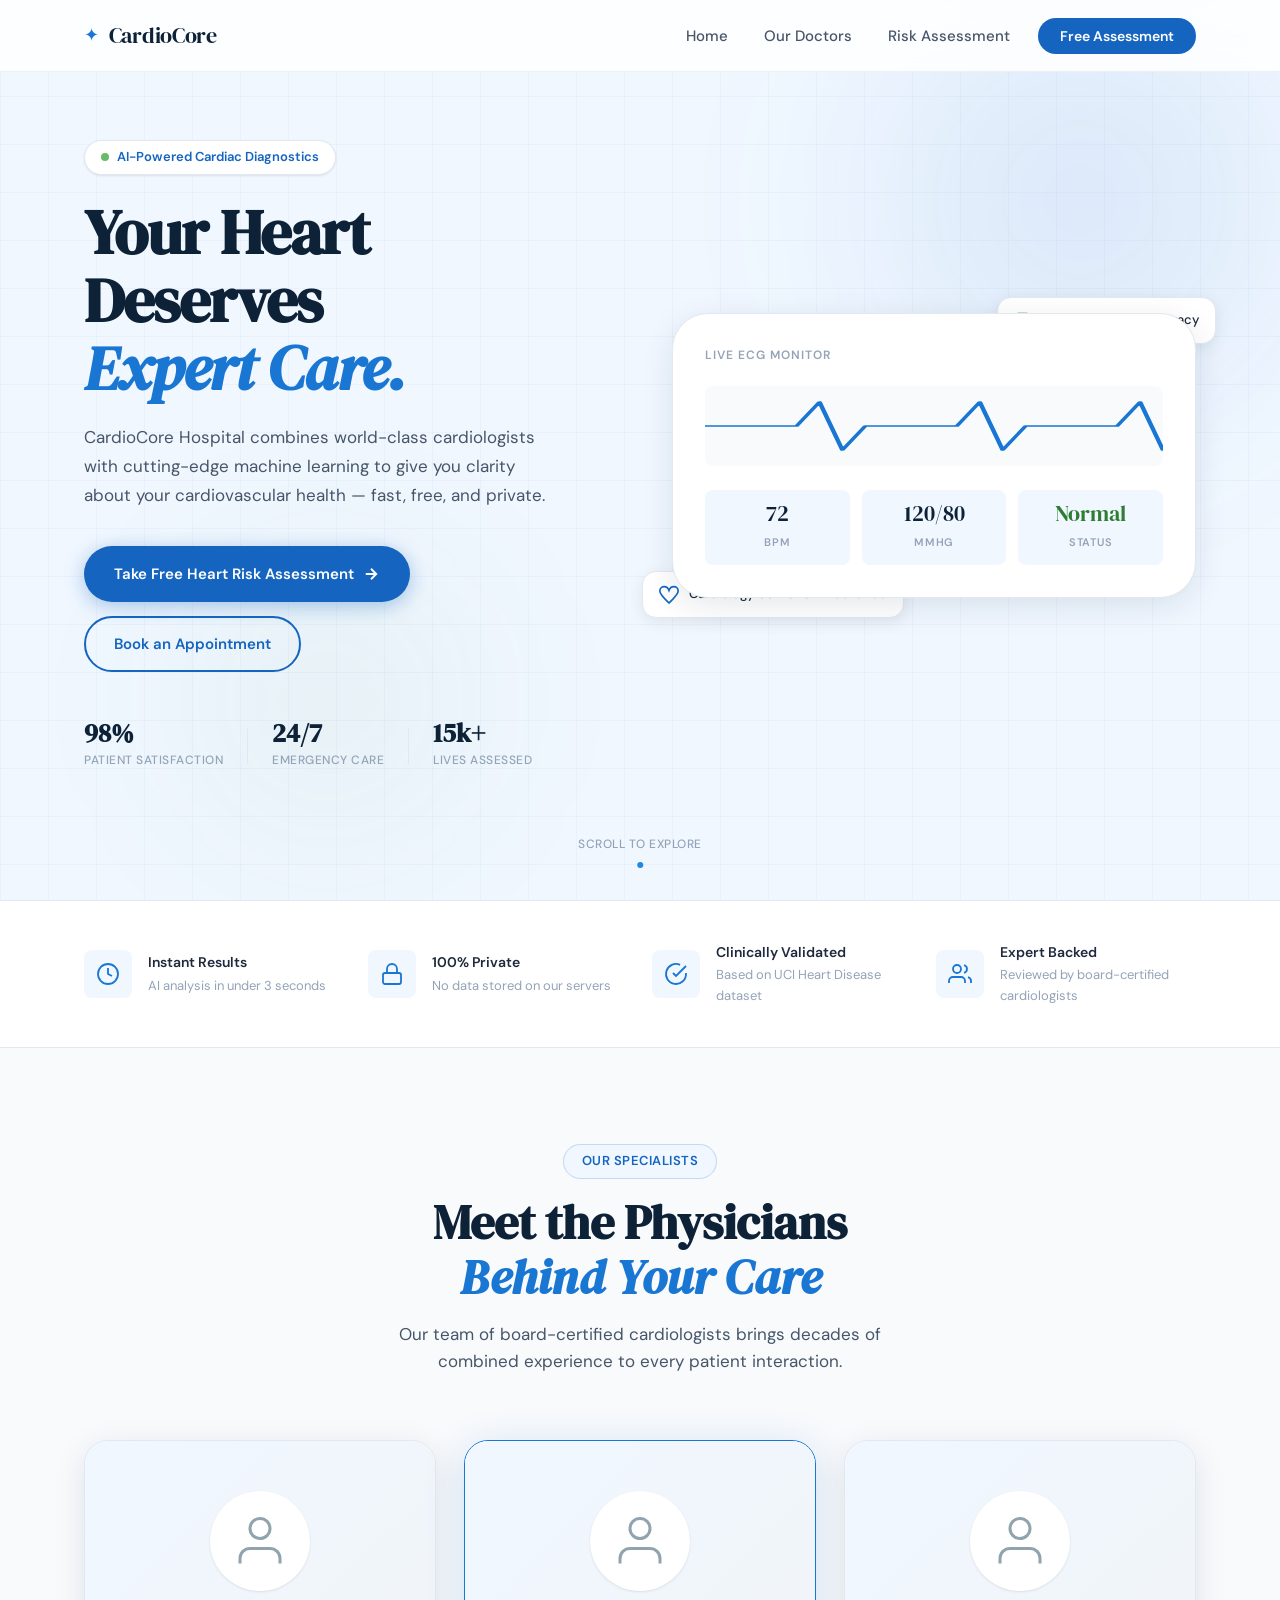
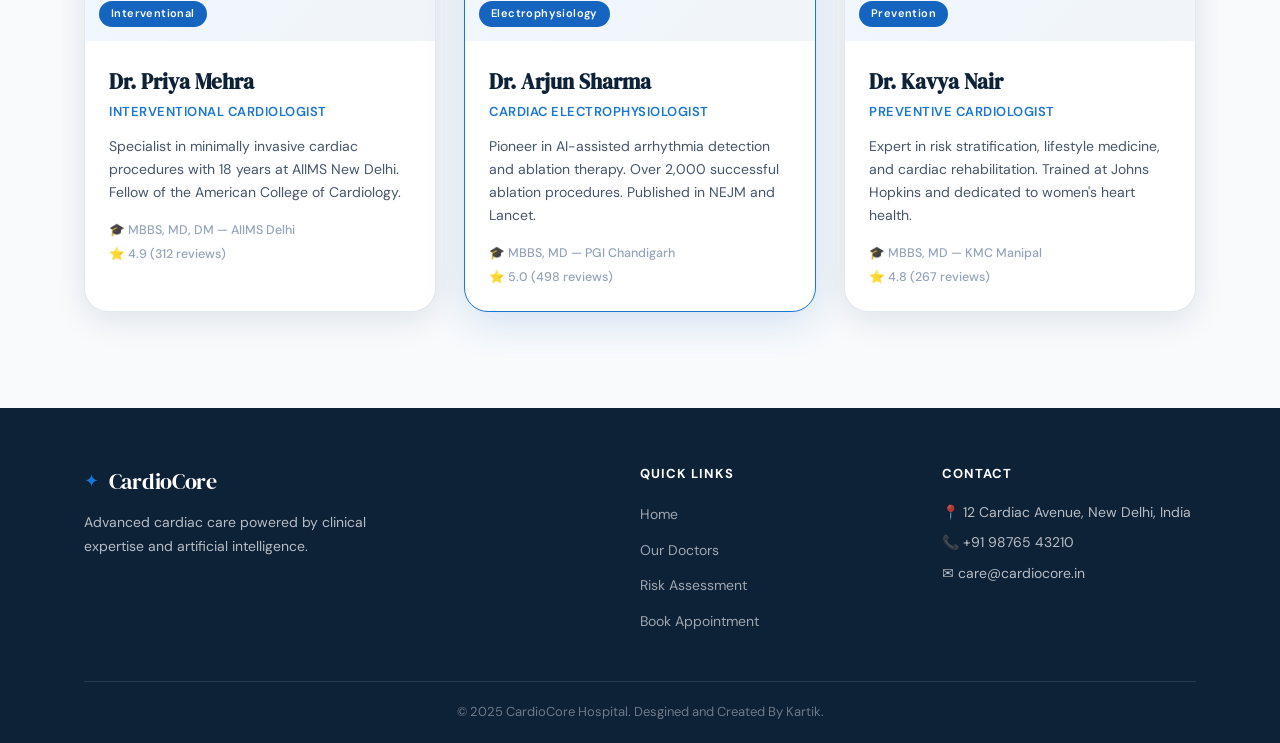
<file: index.html>
<!DOCTYPE html>
<html lang="en">
<head>
  <meta charset="UTF-8" />
  <meta name="viewport" content="width=device-width, initial-scale=1.0" />
  <title>CardioCore Hospital — Advanced Cardiac Care</title>
  <link rel="stylesheet" href="style.css" />
  <link rel="preconnect" href="https://fonts.googleapis.com" />
  <link rel="preconnect" href="https://fonts.gstatic.com" crossorigin />
  <link href="https://fonts.googleapis.com/css2?family=DM+Serif+Display:ital@0;1&family=DM+Sans:wght@300;400;500;600&display=swap" rel="stylesheet" />
</head>
<body>

  <!-- ═══════════════════════════════════════════
       NAVIGATION
  ═══════════════════════════════════════════ -->
  <nav class="navbar" id="navbar">
    <div class="nav-inner">
      <a href="index.html" class="nav-logo">
        <span class="logo-icon">✦</span>
        <span>CardioCore</span>
      </a>
      <button class="nav-toggle" id="navToggle" aria-label="Toggle menu">
        <span></span><span></span><span></span>
      </button>
      <ul class="nav-links" id="navLinks">
        <li><a href="index.html" class="nav-link active">Home</a></li>
        <li><a href="#doctors" class="nav-link">Our Doctors</a></li>
        <li><a href="predictor.html" class="nav-link">Risk Assessment</a></li>
        <li><a href="predictor.html" class="nav-cta-btn">Free Assessment</a></li>
      </ul>
    </div>
  </nav>

  <!-- ═══════════════════════════════════════════
       HERO SECTION
  ═══════════════════════════════════════════ -->
  <section class="hero" id="home">
    <div class="hero-bg-grid"></div>
    <div class="hero-blob hero-blob-1"></div>
    <div class="hero-blob hero-blob-2"></div>

    <div class="hero-inner">
      <div class="hero-content">
        <div class="hero-badge">
          <span class="badge-dot"></span>
          AI-Powered Cardiac Diagnostics
        </div>
        <h1 class="hero-title">
          Your Heart Deserves<br />
          <em>Expert Care.</em>
        </h1>
        <p class="hero-subtitle">
          CardioCore Hospital combines world-class cardiologists with
          cutting-edge machine learning to give you clarity about your
          cardiovascular health — fast, free, and private.
        </p>
        <div class="hero-actions">
          <a href="predictor.html" class="btn btn-primary">
            <span>Take Free Heart Risk Assessment</span>
            <svg width="18" height="18" viewBox="0 0 24 24" fill="none" stroke="currentColor" stroke-width="2.5"><path d="M5 12h14M12 5l7 7-7 7"/></svg>
          </a>
          <a href="appointment.html" class="btn btn-ghost">Book an Appointment</a>
        </div>
        <div class="hero-stats">
          <div class="stat">
            <strong>98%</strong>
            <span>Patient Satisfaction</span>
          </div>
          <div class="stat-divider"></div>
          <div class="stat">
            <strong>24/7</strong>
            <span>Emergency Care</span>
          </div>
          <div class="stat-divider"></div>
          <div class="stat">
            <strong>15k+</strong>
            <span>Lives Assessed</span>
          </div>
        </div>
      </div>

      <div class="hero-visual">
        <div class="ecg-card">
          <div class="ecg-card-label">Live ECG Monitor</div>
          <div class="ecg-line-wrapper">
            <svg class="ecg-svg" viewBox="0 0 400 100" preserveAspectRatio="none">
              <polyline class="ecg-trace" points="
                0,50 30,50 40,50 50,20 60,80 70,50 90,50
                100,50 110,50 120,20 130,80 140,50 160,50
                170,50 180,50 190,20 200,80 210,50 230,50
                240,50 250,50 260,20 270,80 280,50 300,50
                310,50 320,50 330,20 340,80 350,50 400,50
              "/>
            </svg>
          </div>
          <div class="ecg-readings">
            <div class="ecg-reading">
              <span class="reading-val pulse-anim">72</span>
              <span class="reading-label">BPM</span>
            </div>
            <div class="ecg-reading">
              <span class="reading-val">120/80</span>
              <span class="reading-label">mmHg</span>
            </div>
            <div class="ecg-reading">
              <span class="reading-val status-green">Normal</span>
              <span class="reading-label">Status</span>
            </div>
          </div>
        </div>
        <div class="hero-card-float hero-card-float-1">
          <svg width="20" height="20" viewBox="0 0 24 24" fill="none" stroke="#1565c0" stroke-width="2"><path d="M12 21.593c-5.63-5.539-11-10.297-11-14.402 0-3.791 3.068-5.191 5.281-5.191 1.312 0 4.151.501 5.719 4.457 1.59-3.968 4.464-4.447 5.726-4.447 2.54 0 5.274 1.621 5.274 5.181 0 4.069-5.136 8.625-11 14.402z"/></svg>
          <p>Cardiology Center of Excellence</p>
        </div>
        <div class="hero-card-float hero-card-float-2">
          <svg width="20" height="20" viewBox="0 0 24 24" fill="none" stroke="#2e7d32" stroke-width="2"><polyline points="9 11 12 14 22 4"/><path d="M21 12v7a2 2 0 0 1-2 2H5a2 2 0 0 1-2-2V5a2 2 0 0 1 2-2h11"/></svg>
          <p>ML Model: 92% Accuracy</p>
        </div>
      </div>
    </div>

    <div class="hero-scroll-hint">
      <span>Scroll to explore</span>
      <div class="scroll-dot"></div>
    </div>
  </section>

  <!-- ═══════════════════════════════════════════
       FEATURES STRIP
  ═══════════════════════════════════════════ -->
  <section class="features-strip">
    <div class="container">
      <div class="features-grid">
        <div class="feature-item">
          <div class="feature-icon">
            <svg width="24" height="24" viewBox="0 0 24 24" fill="none" stroke="currentColor" stroke-width="1.8"><circle cx="12" cy="12" r="10"/><path d="M12 6v6l4 2"/></svg>
          </div>
          <div>
            <h3>Instant Results</h3>
            <p>AI analysis in under 3 seconds</p>
          </div>
        </div>
        <div class="feature-item">
          <div class="feature-icon">
            <svg width="24" height="24" viewBox="0 0 24 24" fill="none" stroke="currentColor" stroke-width="1.8"><rect x="3" y="11" width="18" height="11" rx="2" ry="2"/><path d="M7 11V7a5 5 0 0 1 10 0v4"/></svg>
          </div>
          <div>
            <h3>100% Private</h3>
            <p>No data stored on our servers</p>
          </div>
        </div>
        <div class="feature-item">
          <div class="feature-icon">
            <svg width="24" height="24" viewBox="0 0 24 24" fill="none" stroke="currentColor" stroke-width="1.8"><path d="M22 11.08V12a10 10 0 1 1-5.93-9.14"/><polyline points="22 4 12 14.01 9 11.01"/></svg>
          </div>
          <div>
            <h3>Clinically Validated</h3>
            <p>Based on UCI Heart Disease dataset</p>
          </div>
        </div>
        <div class="feature-item">
          <div class="feature-icon">
            <svg width="24" height="24" viewBox="0 0 24 24" fill="none" stroke="currentColor" stroke-width="1.8"><path d="M17 21v-2a4 4 0 0 0-4-4H5a4 4 0 0 0-4 4v2"/><circle cx="9" cy="7" r="4"/><path d="M23 21v-2a4 4 0 0 0-3-3.87"/><path d="M16 3.13a4 4 0 0 1 0 7.75"/></svg>
          </div>
          <div>
            <h3>Expert Backed</h3>
            <p>Reviewed by board-certified cardiologists</p>
          </div>
        </div>
      </div>
    </div>
  </section>

  <!-- ═══════════════════════════════════════════
       DOCTORS SECTION
  ═══════════════════════════════════════════ -->
  <section class="doctors-section" id="doctors">
    <div class="container">
      <div class="section-header">
        <div class="section-tag">Our Specialists</div>
        <h2 class="section-title">Meet the Physicians<br /><em>Behind Your Care</em></h2>
        <p class="section-subtitle">Our team of board-certified cardiologists brings decades of combined experience to every patient interaction.</p>
      </div>

      <div class="doctors-grid">

        <div class="doctor-card">
          <div class="doctor-img-wrap">
            <div class="doctor-img-placeholder">
              <svg width="60" height="60" viewBox="0 0 24 24" fill="none" stroke="#90a4ae" stroke-width="1.2">
                <path d="M20 21v-2a4 4 0 0 0-4-4H8a4 4 0 0 0-4 4v2"/>
                <circle cx="12" cy="7" r="4"/>
              </svg>
            </div>
            <div class="doctor-badge-chip">Interventional</div>
          </div>
          <div class="doctor-info">
            <h3>Dr. Priya Mehra</h3>
            <p class="doctor-specialty">Interventional Cardiologist</p>
            <p class="doctor-bio">Specialist in minimally invasive cardiac procedures with 18 years at AIIMS New Delhi. Fellow of the American College of Cardiology.</p>
            <div class="doctor-meta">
              <span>🎓 MBBS, MD, DM — AIIMS Delhi</span>
              <span>⭐ 4.9 (312 reviews)</span>
            </div>
          </div>
        </div>

        <div class="doctor-card doctor-card-featured">
          <div class="featured-ribbon">Chief of Cardiology</div>
          <div class="doctor-img-wrap">
            <div class="doctor-img-placeholder">
              <svg width="60" height="60" viewBox="0 0 24 24" fill="none" stroke="#90a4ae" stroke-width="1.2">
                <path d="M20 21v-2a4 4 0 0 0-4-4H8a4 4 0 0 0-4 4v2"/>
                <circle cx="12" cy="7" r="4"/>
              </svg>
            </div>
            <div class="doctor-badge-chip">Electrophysiology</div>
          </div>
          <div class="doctor-info">
            <h3>Dr. Arjun Sharma</h3>
            <p class="doctor-specialty">Cardiac Electrophysiologist</p>
            <p class="doctor-bio">Pioneer in AI-assisted arrhythmia detection and ablation therapy. Over 2,000 successful ablation procedures. Published in NEJM and Lancet.</p>
            <div class="doctor-meta">
              <span>🎓 MBBS, MD — PGI Chandigarh</span>
              <span>⭐ 5.0 (498 reviews)</span>
            </div>
          </div>
        </div>

        <div class="doctor-card">
          <div class="doctor-img-wrap">
            <div class="doctor-img-placeholder">
              <svg width="60" height="60" viewBox="0 0 24 24" fill="none" stroke="#90a4ae" stroke-width="1.2">
                <path d="M20 21v-2a4 4 0 0 0-4-4H8a4 4 0 0 0-4 4v2"/>
                <circle cx="12" cy="7" r="4"/>
              </svg>
            </div>
            <div class="doctor-badge-chip">Prevention</div>
          </div>
          <div class="doctor-info">
            <h3>Dr. Kavya Nair</h3>
            <p class="doctor-specialty">Preventive Cardiologist</p>
            <p class="doctor-bio">Expert in risk stratification, lifestyle medicine, and cardiac rehabilitation. Trained at Johns Hopkins and dedicated to women's heart health.</p>
            <div class="doctor-meta">
              <span>🎓 MBBS, MD — KMC Manipal</span>
              <span>⭐ 4.8 (267 reviews)</span>
            </div>
          </div>
        </div>

      </div>
    </div>
  </section>

  <!-- ═══════════════════════════════════════════
       FOOTER
  ═══════════════════════════════════════════ -->
  <footer class="footer">
    <div class="container">
      <div class="footer-inner">
        <div class="footer-brand">
          <a href="index.html" class="nav-logo" style="color:#fff;">
            <span class="logo-icon">✦</span>
            <span>CardioCore</span>
          </a>
          <p>Advanced cardiac care powered by clinical expertise and artificial intelligence.</p>
        </div>
        <div class="footer-links">
          <h4>Quick Links</h4>
          <ul>
            <li><a href="index.html">Home</a></li>
            <li><a href="#doctors">Our Doctors</a></li>
            <li><a href="predictor.html">Risk Assessment</a></li>
            <li><a href="appointment.html">Book Appointment</a></li>
          </ul>
        </div>
        <div class="footer-contact">
          <h4>Contact</h4>
          <p>📍 12 Cardiac Avenue, New Delhi, India</p>
          <p>📞 +91 98765 43210</p>
          <p>✉️ care@cardiocore.in</p>
        </div>
      </div>
      <div class="footer-bottom">
        <p>© 2025 CardioCore Hospital.
           Desgined and Created By Kartik.</p>
      </div>
    </div>
  </footer>

  <script src="script.js"></script>
</body>
</html>
</file>
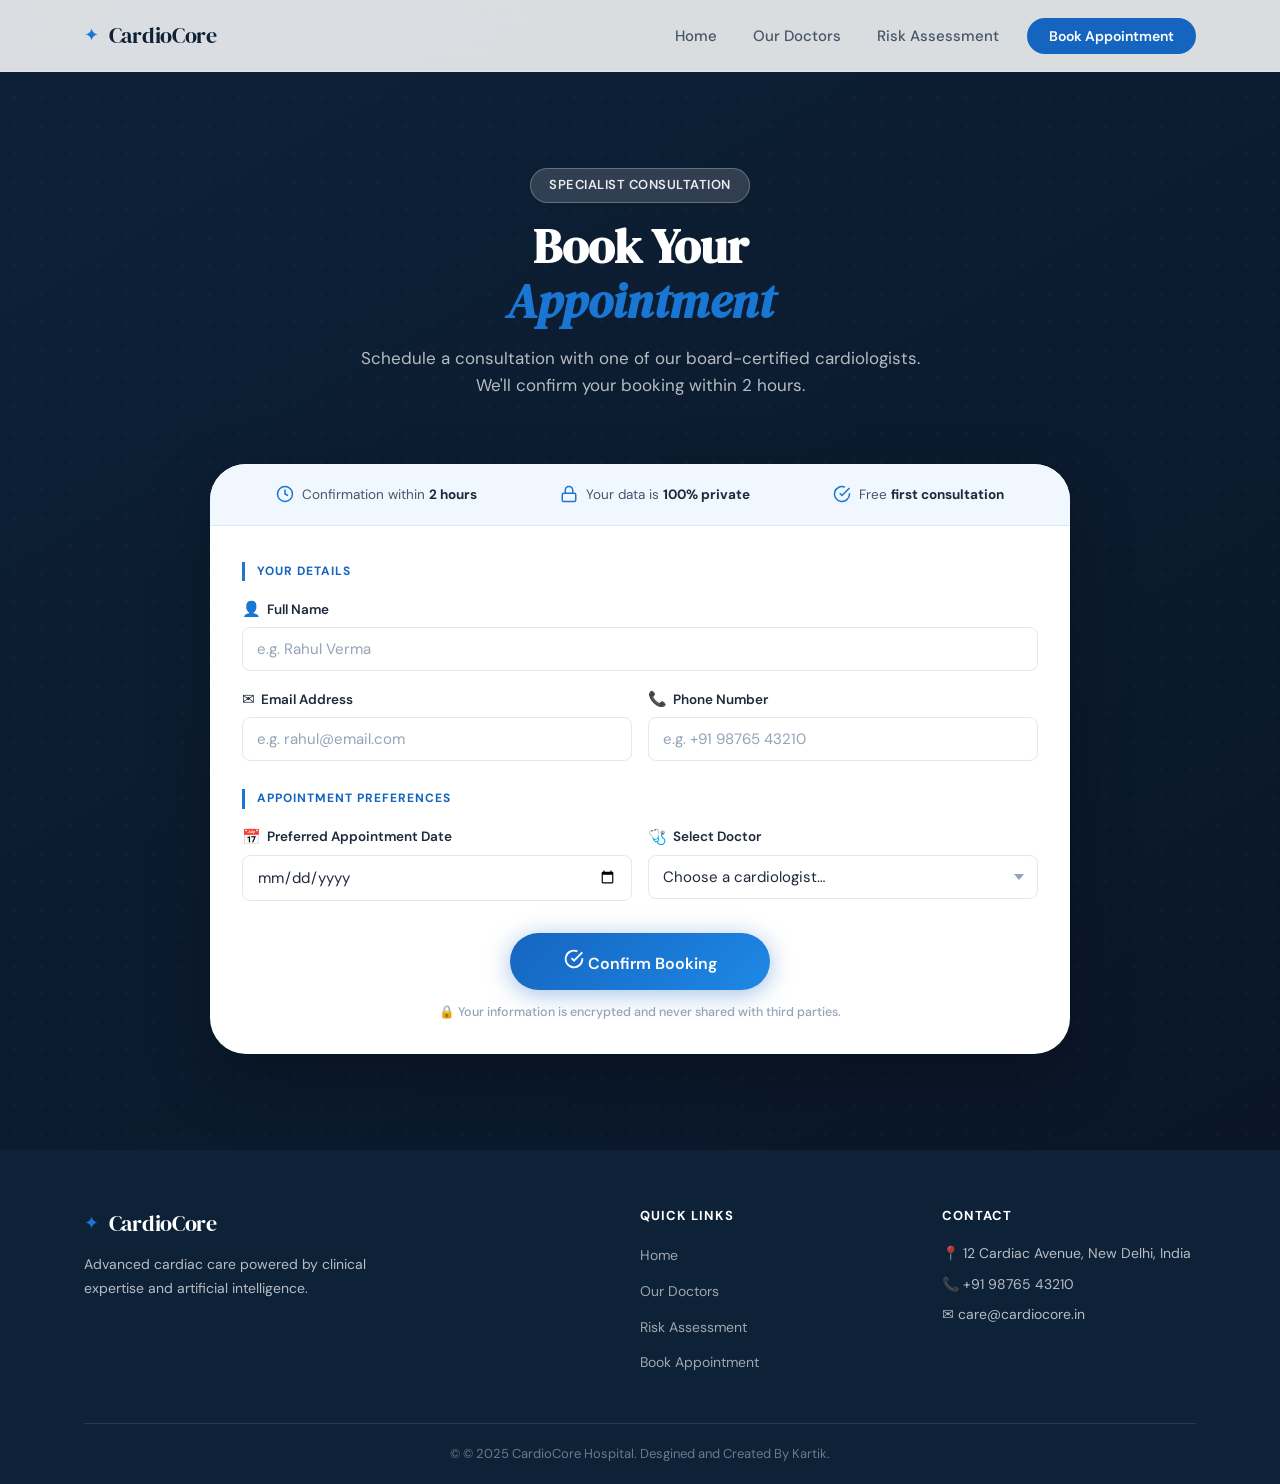
<file: appointment.html>
<!DOCTYPE html>
<html lang="en">
<head>
  <meta charset="UTF-8" />
  <meta name="viewport" content="width=device-width, initial-scale=1.0" />
  <title>Book an Appointment — CardioCore Hospital</title>
  <link rel="stylesheet" href="style.css" />
  <link rel="preconnect" href="https://fonts.googleapis.com" />
  <link rel="preconnect" href="https://fonts.gstatic.com" crossorigin />
  <link href="https://fonts.googleapis.com/css2?family=DM+Serif+Display:ital@0;1&family=DM+Sans:wght@300;400;500;600&display=swap" rel="stylesheet" />
</head>
<body>

  <!-- ═══════════════════════════════════════════
       NAVIGATION
  ═══════════════════════════════════════════ -->
  <nav class="navbar" id="navbar">
    <div class="nav-inner">
      <a href="index.html" class="nav-logo">
        <span class="logo-icon">✦</span>
        <span>CardioCore</span>
      </a>
      <button class="nav-toggle" id="navToggle" aria-label="Toggle menu">
        <span></span><span></span><span></span>
      </button>
      <ul class="nav-links" id="navLinks">
        <li><a href="index.html" class="nav-link">Home</a></li>
        <li><a href="index.html#doctors" class="nav-link">Our Doctors</a></li>
        <li><a href="predictor.html" class="nav-link">Risk Assessment</a></li>
        <li><a href="appointment.html" class="nav-cta-btn active-cta">Book Appointment</a></li>
      </ul>
    </div>
  </nav>

  <!-- ═══════════════════════════════════════════
       APPOINTMENT SECTION
  ═══════════════════════════════════════════ -->
  <section class="assessment-section appointment-section" id="appointment">
    <div class="assessment-bg-pattern"></div>
    <div class="container">
      <div class="section-header">
        <div class="section-tag section-tag-light">Specialist Consultation</div>
        <h2 class="section-title" style="color:#fff;">Book Your<br /><em>Appointment</em></h2>
        <p class="section-subtitle" style="color:rgba(255,255,255,0.7);">Schedule a consultation with one of our board-certified cardiologists. We'll confirm your booking within 2 hours.</p>
      </div>

      <div class="form-card appt-form-card">

        <!-- Appointment booking info strip -->
        <div class="appt-info-strip">
          <div class="appt-info-item">
            <svg width="18" height="18" viewBox="0 0 24 24" fill="none" stroke="currentColor" stroke-width="2"><circle cx="12" cy="12" r="10"/><path d="M12 6v6l4 2"/></svg>
            <span>Confirmation within <strong>2 hours</strong></span>
          </div>
          <div class="appt-info-item">
            <svg width="18" height="18" viewBox="0 0 24 24" fill="none" stroke="currentColor" stroke-width="2"><rect x="3" y="11" width="18" height="11" rx="2" ry="2"/><path d="M7 11V7a5 5 0 0 1 10 0v4"/></svg>
            <span>Your data is <strong>100% private</strong></span>
          </div>
          <div class="appt-info-item">
            <svg width="18" height="18" viewBox="0 0 24 24" fill="none" stroke="currentColor" stroke-width="2"><path d="M22 11.08V12a10 10 0 1 1-5.93-9.14"/><polyline points="22 4 12 14.01 9 11.01"/></svg>
            <span>Free <strong>first consultation</strong></span>
          </div>
        </div>

        <form id="appointmentForm" novalidate>

          <div class="form-section-label">Your Details</div>
          <div class="form-grid">

            <div class="form-group form-group-full" data-field="fullname">
              <label for="fullname">
                <span class="label-icon">👤</span>
                Full Name
              </label>
              <input type="text" id="fullname" name="fullname" placeholder="e.g. Rahul Verma" required />
              <div class="field-error">Please enter your full name</div>
            </div>

            <div class="form-group" data-field="email">
              <label for="email">
                <span class="label-icon">✉️</span>
                Email Address
              </label>
              <input type="email" id="email" name="email" placeholder="e.g. rahul@email.com" required />
              <div class="field-error">Please enter a valid email address</div>
            </div>

            <div class="form-group" data-field="phone">
              <label for="phone">
                <span class="label-icon">📞</span>
                Phone Number
              </label>
              <input type="tel" id="phone" name="phone" placeholder="e.g. +91 98765 43210" required />
              <div class="field-error">Please enter a valid phone number</div>
            </div>

          </div>

          <div class="form-section-label">Appointment Preferences</div>
          <div class="form-grid">

            <div class="form-group" data-field="appt-date">
              <label for="appt-date">
                <span class="label-icon">📅</span>
                Preferred Appointment Date
              </label>
              <input type="date" id="appt-date" name="appt-date" required />
              <div class="field-error">Please select a preferred date</div>
            </div>

            <div class="form-group" data-field="doctor">
              <label for="doctor">
                <span class="label-icon">🩺</span>
                Select Doctor
              </label>
              <div class="select-wrapper">
                <select id="doctor" name="doctor" required>
                  <option value="" disabled selected>Choose a cardiologist…</option>
                  <option value="dr-priya-mehra">Dr. Priya Mehra — Interventional Cardiologist</option>
                  <option value="dr-arjun-sharma">Dr. Arjun Sharma — Cardiac Electrophysiologist</option>
                  <option value="dr-kavya-nair">Dr. Kavya Nair — Preventive Cardiologist</option>
                </select>
              </div>
              <div class="field-error">Please select a doctor</div>
            </div>

          </div>

          <div class="form-submit-area">
            <button type="submit" class="btn btn-submit" id="apptSubmitBtn">
              <span class="btn-text">
                <svg width="20" height="20" viewBox="0 0 24 24" fill="none" stroke="currentColor" stroke-width="2.2"><path d="M22 11.08V12a10 10 0 1 1-5.93-9.14"/><polyline points="22 4 12 14.01 9 11.01"/></svg>
                Confirm Booking
              </span>
              <span class="btn-loading" id="apptBtnLoading" style="display:none;">
                <span class="spinner"></span>
                Confirming…
              </span>
            </button>
            <p class="submit-note">🔒 Your information is encrypted and never shared with third parties.</p>
          </div>

        </form>
      </div>
    </div>
  </section>

  <!-- ═══════════════════════════════════════════
       BOOKING CONFIRMATION MODAL
  ═══════════════════════════════════════════ -->
  <div class="modal-overlay" id="apptModal" role="dialog" aria-modal="true" aria-labelledby="apptModalTitle">
    <div class="modal-card" id="apptModalCard">
      <button class="modal-close" id="apptModalClose" aria-label="Close modal">
        <svg width="20" height="20" viewBox="0 0 24 24" fill="none" stroke="currentColor" stroke-width="2.5"><line x1="18" y1="6" x2="6" y2="18"/><line x1="6" y1="6" x2="18" y2="18"/></svg>
      </button>

      <div class="modal-header low-risk" id="apptModalHeader">
        <div class="modal-icon">✅</div>
        <h2 id="apptModalTitle">Booking Confirmed!</h2>
        <p id="apptModalSubtitle">We've received your appointment request.</p>
      </div>

      <div class="modal-body">
        <div class="appt-confirm-details" id="apptConfirmDetails"></div>

        <div class="modal-disclaimer">
          <div class="disclaimer-icon">📋</div>
          <p><strong>Next Steps:</strong> Our team will call you within 2 hours to confirm your appointment slot. Please keep your phone reachable. You'll also receive a confirmation email shortly.</p>
        </div>

        <div class="modal-actions">
          <button class="btn btn-primary" onclick="document.getElementById('apptModal').classList.remove('active'); document.body.style.overflow='';">
            Done
          </button>
          <a href="index.html" class="btn btn-ghost">
            Back to Home
          </a>
        </div>
      </div>
    </div>
  </div>

  <!-- ═══════════════════════════════════════════
       FOOTER
  ═══════════════════════════════════════════ -->
  <footer class="footer">
    <div class="container">
      <div class="footer-inner">
        <div class="footer-brand">
          <a href="index.html" class="nav-logo" style="color:#fff;">
            <span class="logo-icon">✦</span>
            <span>CardioCore</span>
          </a>
          <p>Advanced cardiac care powered by clinical expertise and artificial intelligence.</p>
        </div>
        <div class="footer-links">
          <h4>Quick Links</h4>
          <ul>
            <li><a href="index.html">Home</a></li>
            <li><a href="index.html#doctors">Our Doctors</a></li>
            <li><a href="predictor.html">Risk Assessment</a></li>
            <li><a href="appointment.html">Book Appointment</a></li>
          </ul>
        </div>
        <div class="footer-contact">
          <h4>Contact</h4>
          <p>📍 12 Cardiac Avenue, New Delhi, India</p>
          <p>📞 +91 98765 43210</p>
          <p>✉️ care@cardiocore.in</p>
        </div>
      </div>
      <div class="footer-bottom">
        <p>© © 2025 CardioCore Hospital.
           Desgined and Created By Kartik.</p>
      </div>
    </div>
  </footer>

  <script src="script.js"></script>
</body>
</html>
</file>
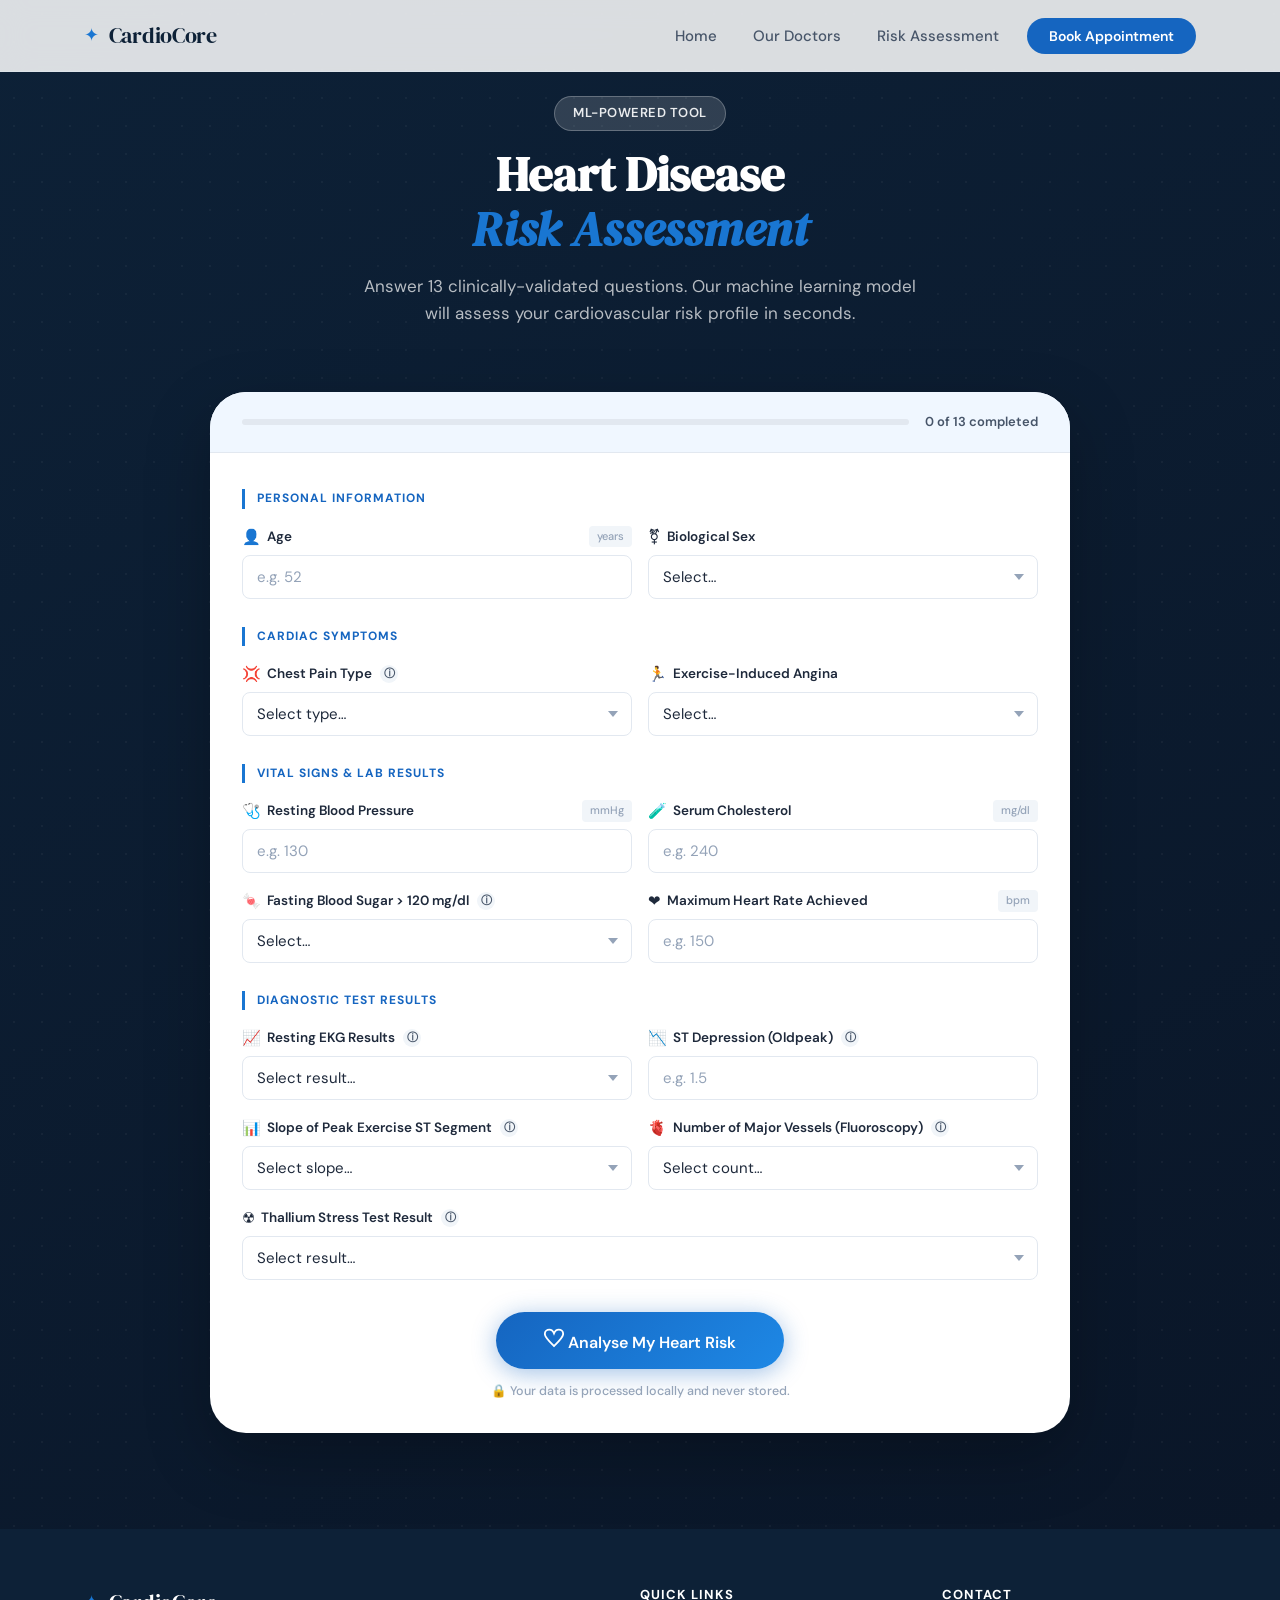
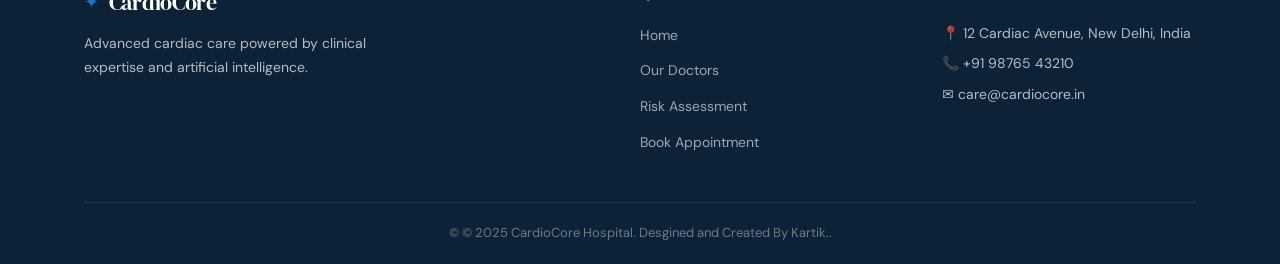
<file: predictor.html>
<!DOCTYPE html>
<html lang="en">
<head>
  <meta charset="UTF-8" />
  <meta name="viewport" content="width=device-width, initial-scale=1.0" />
  <title>Heart Risk Assessment — CardioCore Hospital</title>
  <link rel="stylesheet" href="style.css" />
  <link rel="preconnect" href="https://fonts.googleapis.com" />
  <link rel="preconnect" href="https://fonts.gstatic.com" crossorigin />
  <link href="https://fonts.googleapis.com/css2?family=DM+Serif+Display:ital@0;1&family=DM+Sans:wght@300;400;500;600&display=swap" rel="stylesheet" />
</head>
<body>

  <!-- ═══════════════════════════════════════════
       NAVIGATION
  ═══════════════════════════════════════════ -->
  <nav class="navbar" id="navbar">
    <div class="nav-inner">
      <a href="index.html" class="nav-logo">
        <span class="logo-icon">✦</span>
        <span>CardioCore</span>
      </a>
      <button class="nav-toggle" id="navToggle" aria-label="Toggle menu">
        <span></span><span></span><span></span>
      </button>
      <ul class="nav-links" id="navLinks">
        <li><a href="index.html" class="nav-link">Home</a></li>
        <li><a href="index.html#doctors" class="nav-link">Our Doctors</a></li>
        <li><a href="predictor.html" class="nav-link active">Risk Assessment</a></li>
        <li><a href="appointment.html" class="nav-cta-btn">Book Appointment</a></li>
      </ul>
    </div>
  </nav>

  <!-- ═══════════════════════════════════════════
       ASSESSMENT SECTION
  ═══════════════════════════════════════════ -->
  <section class="assessment-section" id="assessment">
    <div class="assessment-bg-pattern"></div>
    <div class="container">
      <div class="section-header">
        <div class="section-tag section-tag-light">ML-Powered Tool</div>
        <h2 class="section-title" style="color:#fff;">Heart Disease<br /><em>Risk Assessment</em></h2>
        <p class="section-subtitle" style="color:rgba(255,255,255,0.7);">Answer 13 clinically-validated questions. Our machine learning model will assess your cardiovascular risk profile in seconds.</p>
      </div>

      <div class="form-card">
        <div class="form-card-header">
          <div class="form-progress-bar">
            <div class="form-progress-fill" id="progressFill"></div>
          </div>
          <span class="form-progress-label" id="progressLabel">0 of 13 completed</span>
        </div>

        <form id="heartRiskForm" novalidate>

          <div class="form-section-label">Personal Information</div>
          <div class="form-grid">

            <div class="form-group" data-field="age">
              <label for="age">
                <span class="label-icon">👤</span>
                Age
                <span class="label-hint">years</span>
              </label>
              <input type="number" id="age" name="age" min="20" max="100" placeholder="e.g. 52" required />
              <div class="field-error">Please enter a valid age (20–100)</div>
            </div>

            <div class="form-group" data-field="sex">
              <label for="sex">
                <span class="label-icon">⚧</span>
                Biological Sex
              </label>
              <div class="select-wrapper">
                <select id="sex" name="sex" required>
                  <option value="" disabled selected>Select…</option>
                  <option value="1">Male</option>
                  <option value="0">Female</option>
                </select>
              </div>
              <div class="field-error">Please select a value</div>
            </div>
          </div>

          <div class="form-section-label">Cardiac Symptoms</div>
          <div class="form-grid">

            <div class="form-group" data-field="cp">
              <label for="cp">
                <span class="label-icon">💢</span>
                Chest Pain Type
                <span class="tooltip-trigger" data-tip="0=Typical Angina, 1=Atypical Angina, 2=Non-Anginal Pain, 3=Asymptomatic">ⓘ</span>
              </label>
              <div class="select-wrapper">
                <select id="cp" name="cp" required>
                  <option value="" disabled selected>Select type…</option>
                  <option value="0">0 — Typical Angina</option>
                  <option value="1">1 — Atypical Angina</option>
                  <option value="2">2 — Non-Anginal Pain</option>
                  <option value="3">3 — Asymptomatic</option>
                </select>
              </div>
              <div class="field-error">Please select a chest pain type</div>
            </div>

            <div class="form-group" data-field="exang">
              <label for="exang">
                <span class="label-icon">🏃</span>
                Exercise-Induced Angina
              </label>
              <div class="select-wrapper">
                <select id="exang" name="exang" required>
                  <option value="" disabled selected>Select…</option>
                  <option value="1">Yes</option>
                  <option value="0">No</option>
                </select>
              </div>
              <div class="field-error">Please select a value</div>
            </div>

          </div>

          <div class="form-section-label">Vital Signs &amp; Lab Results</div>
          <div class="form-grid">

            <div class="form-group" data-field="trestbps">
              <label for="trestbps">
                <span class="label-icon">🩺</span>
                Resting Blood Pressure
                <span class="label-hint">mmHg</span>
              </label>
              <input type="number" id="trestbps" name="trestbps" min="80" max="220" placeholder="e.g. 130" required />
              <div class="field-error">Please enter a valid value</div>
            </div>

            <div class="form-group" data-field="chol">
              <label for="chol">
                <span class="label-icon">🧪</span>
                Serum Cholesterol
                <span class="label-hint">mg/dl</span>
              </label>
              <input type="number" id="chol" name="chol" min="100" max="600" placeholder="e.g. 240" required />
              <div class="field-error">Please enter a valid value</div>
            </div>

            <div class="form-group" data-field="fbs">
              <label for="fbs">
                <span class="label-icon">🍬</span>
                Fasting Blood Sugar &gt; 120 mg/dl
                <span class="tooltip-trigger" data-tip="Is your fasting blood sugar greater than 120 mg/dl?">ⓘ</span>
              </label>
              <div class="select-wrapper">
                <select id="fbs" name="fbs" required>
                  <option value="" disabled selected>Select…</option>
                  <option value="1">True (&gt; 120 mg/dl)</option>
                  <option value="0">False (≤ 120 mg/dl)</option>
                </select>
              </div>
              <div class="field-error">Please select a value</div>
            </div>

            <div class="form-group" data-field="thalach">
              <label for="thalach">
                <span class="label-icon">❤️</span>
                Maximum Heart Rate Achieved
                <span class="label-hint">bpm</span>
              </label>
              <input type="number" id="thalach" name="thalach" min="60" max="220" placeholder="e.g. 150" required />
              <div class="field-error">Please enter a valid value</div>
            </div>

          </div>

          <div class="form-section-label">Diagnostic Test Results</div>
          <div class="form-grid">

            <div class="form-group" data-field="restecg">
              <label for="restecg">
                <span class="label-icon">📈</span>
                Resting EKG Results
                <span class="tooltip-trigger" data-tip="0=Normal, 1=ST-T wave abnormality, 2=Left ventricular hypertrophy">ⓘ</span>
              </label>
              <div class="select-wrapper">
                <select id="restecg" name="restecg" required>
                  <option value="" disabled selected>Select result…</option>
                  <option value="0">0 — Normal</option>
                  <option value="1">1 — ST-T Wave Abnormality</option>
                  <option value="2">2 — Left Ventricular Hypertrophy</option>
                </select>
              </div>
              <div class="field-error">Please select a value</div>
            </div>

            <div class="form-group" data-field="oldpeak">
              <label for="oldpeak">
                <span class="label-icon">📉</span>
                ST Depression (Oldpeak)
                <span class="tooltip-trigger" data-tip="ST depression induced by exercise relative to rest">ⓘ</span>
              </label>
              <input type="number" id="oldpeak" name="oldpeak" step="0.1" min="0" max="10" placeholder="e.g. 1.5" required />
              <div class="field-error">Please enter a valid value</div>
            </div>

            <div class="form-group" data-field="slope">
              <label for="slope">
                <span class="label-icon">📊</span>
                Slope of Peak Exercise ST Segment
                <span class="tooltip-trigger" data-tip="0=Upsloping, 1=Flat, 2=Downsloping">ⓘ</span>
              </label>
              <div class="select-wrapper">
                <select id="slope" name="slope" required>
                  <option value="" disabled selected>Select slope…</option>
                  <option value="0">0 — Upsloping</option>
                  <option value="1">1 — Flat</option>
                  <option value="2">2 — Downsloping</option>
                </select>
              </div>
              <div class="field-error">Please select a value</div>
            </div>

            <div class="form-group" data-field="ca">
              <label for="ca">
                <span class="label-icon">🫀</span>
                Number of Major Vessels (Fluoroscopy)
                <span class="tooltip-trigger" data-tip="Number of major vessels (0–4) colored by fluoroscopy">ⓘ</span>
              </label>
              <div class="select-wrapper">
                <select id="ca" name="ca" required>
                  <option value="" disabled selected>Select count…</option>
                  <option value="0">0</option>
                  <option value="1">1</option>
                  <option value="2">2</option>
                  <option value="3">3</option>
                  <option value="4">4</option>
                </select>
              </div>
              <div class="field-error">Please select a value</div>
            </div>

            <div class="form-group form-group-full" data-field="thal">
              <label for="thal">
                <span class="label-icon">☢️</span>
                Thallium Stress Test Result
                <span class="tooltip-trigger" data-tip="1=Normal, 2=Fixed Defect, 3=Reversible Defect">ⓘ</span>
              </label>
              <div class="select-wrapper">
                <select id="thal" name="thal" required>
                  <option value="" disabled selected>Select result…</option>
                  <option value="1">1 — Normal</option>
                  <option value="2">2 — Fixed Defect</option>
                  <option value="3">3 — Reversible Defect</option>
                </select>
              </div>
              <div class="field-error">Please select a value</div>
            </div>

          </div>

          <div class="form-submit-area">
            <button type="submit" class="btn btn-submit" id="submitBtn">
              <span class="btn-text">
                <svg width="20" height="20" viewBox="0 0 24 24" fill="none" stroke="currentColor" stroke-width="2.2"><path d="M12 21.593c-5.63-5.539-11-10.297-11-14.402 0-3.791 3.068-5.191 5.281-5.191 1.312 0 4.151.501 5.719 4.457 1.59-3.968 4.464-4.447 5.726-4.447 2.54 0 5.274 1.621 5.274 5.181 0 4.069-5.136 8.625-11 14.402z"/></svg>
                Analyse My Heart Risk
              </span>
              <span class="btn-loading" id="btnLoading" style="display:none;">
                <span class="spinner"></span>
                Analysing…
              </span>
            </button>
            <p class="submit-note">🔒 Your data is processed locally and never stored.</p>
          </div>

        </form>
      </div>
    </div>
  </section>

  <!-- ═══════════════════════════════════════════
       RESULT MODAL
  ═══════════════════════════════════════════ -->
  <div class="modal-overlay" id="resultModal" role="dialog" aria-modal="true" aria-labelledby="modalTitle">
    <div class="modal-card" id="modalCard">
      <button class="modal-close" id="modalClose" aria-label="Close modal">
        <svg width="20" height="20" viewBox="0 0 24 24" fill="none" stroke="currentColor" stroke-width="2.5"><line x1="18" y1="6" x2="6" y2="18"/><line x1="6" y1="6" x2="18" y2="18"/></svg>
      </button>

      <div class="modal-header" id="modalHeader">
        <div class="modal-icon" id="modalIcon"></div>
        <h2 id="modalTitle">Assessment Result</h2>
        <p id="modalSubtitle"></p>
      </div>

      <div class="modal-body">
        <div class="risk-gauge-wrap">
          <div class="risk-gauge">
            <svg class="gauge-svg" viewBox="0 0 200 120">
              <path class="gauge-bg" d="M 20 100 A 80 80 0 0 1 180 100" stroke-linecap="round"/>
              <path class="gauge-fill" id="gaugeFill" d="M 20 100 A 80 80 0 0 1 180 100" stroke-linecap="round"/>
            </svg>
            <div class="gauge-value">
              <span id="riskPercentage">—</span>
              <small>Risk Score</small>
            </div>
          </div>
        </div>

        <div class="risk-label-wrap">
          <div class="risk-label" id="riskLabel"></div>
          <p class="risk-description" id="riskDescription"></p>
        </div>

        <div class="risk-factors" id="riskFactors"></div>

        <div class="modal-disclaimer">
          <div class="disclaimer-icon">⚕️</div>
          <p><strong>Disclaimer:</strong> This tool is powered by an AI model for educational purposes only. It is not a substitute for professional medical diagnosis. Please consult a doctor for actual medical advice.</p>
        </div>

        <div class="modal-actions">
          <button class="btn btn-primary" onclick="document.getElementById('resultModal').classList.remove('active')">
            Close
          </button>
          <a href="appointment.html" class="btn btn-ghost" onclick="document.getElementById('resultModal').classList.remove('active')">
            Consult a Doctor
          </a>
        </div>
      </div>
    </div>
  </div>

  <!-- ═══════════════════════════════════════════
       TOOLTIP
  ═══════════════════════════════════════════ -->
  <div class="tooltip-bubble" id="tooltipBubble"></div>

  <!-- ═══════════════════════════════════════════
       FOOTER
  ═══════════════════════════════════════════ -->
  <footer class="footer">
    <div class="container">
      <div class="footer-inner">
        <div class="footer-brand">
          <a href="index.html" class="nav-logo" style="color:#fff;">
            <span class="logo-icon">✦</span>
            <span>CardioCore</span>
          </a>
          <p>Advanced cardiac care powered by clinical expertise and artificial intelligence.</p>
        </div>
        <div class="footer-links">
          <h4>Quick Links</h4>
          <ul>
            <li><a href="index.html">Home</a></li>
            <li><a href="index.html#doctors">Our Doctors</a></li>
            <li><a href="predictor.html">Risk Assessment</a></li>
            <li><a href="appointment.html">Book Appointment</a></li>
          </ul>
        </div>
        <div class="footer-contact">
          <h4>Contact</h4>
          <p>📍 12 Cardiac Avenue, New Delhi, India</p>
          <p>📞 +91 98765 43210</p>
          <p>✉️ care@cardiocore.in</p>
        </div>
      </div>
      <div class="footer-bottom">
        <p>© © 2025 CardioCore Hospital.
           Desgined and Created By Kartik..</p>
      </div>
    </div>
  </footer>

  <script src="script.js"></script>
</body>
</html>
</file>
<file: style.css>
/* ══════════════════════════════════════════════════════
   CARDIOCORE HOSPITAL — STYLESHEET
   Font: DM Serif Display (headings) + DM Sans (body)
   Aesthetic: Clinical Luxury — precise, trustworthy,
              refined whites & blues with warm accents
══════════════════════════════════════════════════════ */

/* ─── RESET & ROOT ─────────────────────────────────── */
*, *::before, *::after { box-sizing: border-box; margin: 0; padding: 0; }

:root {
  /* Core palette */
  --blue-900: #0d2137;
  --blue-800: #1565c0;
  --blue-700: #1976d2;
  --blue-600: #1e88e5;
  --blue-100: #e3f2fd;
  --blue-50:  #f0f7ff;

  /* Neutrals */
  --white:    #ffffff;
  --gray-50:  #f8fafc;
  --gray-100: #f1f5f9;
  --gray-200: #e2e8f0;
  --gray-400: #94a3b8;
  --gray-600: #475569;
  --gray-800: #1e293b;

  /* Semantic */
  --risk-low:     #2e7d32;
  --risk-low-bg:  #e8f5e9;
  --risk-low-mid: #66bb6a;
  --risk-high:    #c62828;
  --risk-high-bg: #ffebee;
  --risk-high-mid:#ef5350;

  /* Typography */
  --font-display: 'DM Serif Display', Georgia, serif;
  --font-body:    'DM Sans', system-ui, sans-serif;

  /* Spacing */
  --section-py: 96px;
  --container:  1160px;

  /* Radius */
  --r-sm:  8px;
  --r-md:  14px;
  --r-lg:  24px;
  --r-xl:  36px;

  /* Shadow */
  --shadow-sm:  0 1px 3px rgba(0,0,0,.06), 0 1px 2px rgba(0,0,0,.04);
  --shadow-md:  0 4px 16px rgba(0,0,0,.08);
  --shadow-lg:  0 12px 40px rgba(0,0,0,.12);
  --shadow-card:0 8px 32px rgba(13,33,55,.10);
}

html { scroll-behavior: smooth; }

body {
  font-family: var(--font-body);
  font-size: 16px;
  line-height: 1.6;
  color: var(--gray-800);
  background: var(--white);
  overflow-x: hidden;
}

img { max-width: 100%; display: block; }
a   { text-decoration: none; color: inherit; }

/* ─── CONTAINER ────────────────────────────────────── */
.container {
  width: 100%;
  max-width: var(--container);
  margin: 0 auto;
  padding: 0 24px;
}

/* ─── BUTTONS ──────────────────────────────────────── */
.btn {
  display: inline-flex;
  align-items: center;
  gap: 8px;
  padding: 14px 28px;
  border-radius: 50px;
  font-family: var(--font-body);
  font-size: 15px;
  font-weight: 600;
  cursor: pointer;
  transition: all .22s ease;
  border: 2px solid transparent;
  white-space: nowrap;
}

.btn-primary {
  background: var(--blue-800);
  color: var(--white);
  box-shadow: 0 4px 20px rgba(21,101,192,.35);
}
.btn-primary:hover {
  background: var(--blue-900);
  box-shadow: 0 6px 28px rgba(21,101,192,.45);
  transform: translateY(-2px);
}

.btn-ghost {
  background: transparent;
  color: var(--blue-800);
  border-color: var(--blue-200, #bbdefb);
  border: 2px solid var(--blue-800);
}
.btn-ghost:hover {
  background: var(--blue-50);
  transform: translateY(-2px);
}

/* ─── NAVBAR ───────────────────────────────────────── */
.navbar {
  position: fixed;
  top: 0; left: 0; right: 0;
  z-index: 1000;
  height: 72px;
  display: flex;
  align-items: center;
  background: rgba(255,255,255,.85);
  backdrop-filter: blur(14px);
  -webkit-backdrop-filter: blur(14px);
  border-bottom: 1px solid rgba(226,232,240,.6);
  transition: box-shadow .3s;
}
.navbar.scrolled { box-shadow: var(--shadow-md); }

.nav-inner {
  display: flex;
  align-items: center;
  justify-content: space-between;
  width: 100%;
  max-width: var(--container);
  margin: 0 auto;
  padding: 0 24px;
}

.nav-logo {
  display: flex;
  align-items: center;
  gap: 10px;
  font-family: var(--font-display);
  font-size: 22px;
  color: var(--blue-900);
  letter-spacing: -.3px;
}
.logo-icon {
  color: var(--blue-700);
  font-size: 18px;
  animation: spin-slow 8s linear infinite;
}
@keyframes spin-slow { to { transform: rotate(360deg); } }

.nav-links {
  display: flex;
  align-items: center;
  gap: 4px;
  list-style: none;
}

.nav-link {
  padding: 8px 16px;
  border-radius: 50px;
  font-size: 15px;
  font-weight: 500;
  color: var(--gray-600);
  transition: all .2s;
}
.nav-link:hover,
.nav-link.active { color: var(--blue-800); background: var(--blue-50); }

.nav-cta-btn {
  padding: 9px 22px;
  border-radius: 50px;
  background: var(--blue-800);
  color: var(--white) !important;
  font-size: 14px;
  font-weight: 600;
  margin-left: 8px;
  transition: all .2s;
}
.nav-cta-btn:hover { background: var(--blue-900); transform: translateY(-1px); }

.nav-toggle {
  display: none;
  flex-direction: column;
  gap: 5px;
  background: none;
  border: none;
  cursor: pointer;
  padding: 6px;
}
.nav-toggle span {
  display: block;
  width: 24px; height: 2px;
  background: var(--blue-900);
  border-radius: 2px;
  transition: all .3s;
}

/* ─── HERO ─────────────────────────────────────────── */
.hero {
  position: relative;
  min-height: 100vh;
  padding: 140px 0 80px;
  overflow: hidden;
  background: var(--blue-50);
}

.hero-bg-grid {
  position: absolute;
  inset: 0;
  background-image:
    linear-gradient(rgba(21,101,192,.04) 1px, transparent 1px),
    linear-gradient(90deg, rgba(21,101,192,.04) 1px, transparent 1px);
  background-size: 48px 48px;
  pointer-events: none;
}

.hero-blob {
  position: absolute;
  border-radius: 50%;
  filter: blur(80px);
  pointer-events: none;
}
.hero-blob-1 {
  width: 600px; height: 600px;
  background: radial-gradient(circle, rgba(21,101,192,.12), transparent 70%);
  top: -100px; right: -100px;
}
.hero-blob-2 {
  width: 400px; height: 400px;
  background: radial-gradient(circle, rgba(46,125,50,.08), transparent 70%);
  bottom: 0; left: 10%;
}

.hero-inner {
  position: relative;
  z-index: 1;
  display: grid;
  grid-template-columns: 1fr 1fr;
  gap: 64px;
  align-items: center;
  max-width: var(--container);
  margin: 0 auto;
  padding: 0 24px;
}

.hero-badge {
  display: inline-flex;
  align-items: center;
  gap: 8px;
  background: var(--white);
  border: 1px solid var(--gray-200);
  border-radius: 50px;
  padding: 6px 16px;
  font-size: 13px;
  font-weight: 600;
  color: var(--blue-800);
  margin-bottom: 24px;
  box-shadow: var(--shadow-sm);
  width: fit-content;
}
.badge-dot {
  width: 8px; height: 8px;
  border-radius: 50%;
  background: var(--risk-low-mid);
  animation: pulse-dot 2s ease infinite;
}
@keyframes pulse-dot {
  0%,100% { transform: scale(1); opacity: 1; }
  50%      { transform: scale(1.4); opacity: .7; }
}

.hero-title {
  font-family: var(--font-display);
  font-size: clamp(40px, 5vw, 62px);
  line-height: 1.1;
  color: var(--blue-900);
  letter-spacing: -1px;
  margin-bottom: 20px;
}
.hero-title em {
  font-style: italic;
  color: var(--blue-700);
}

.hero-subtitle {
  font-size: 17px;
  color: var(--gray-600);
  max-width: 480px;
  margin-bottom: 36px;
  line-height: 1.7;
}

.hero-actions {
  display: flex;
  flex-wrap: wrap;
  gap: 14px;
  margin-bottom: 48px;
}

.hero-stats {
  display: flex;
  align-items: center;
  gap: 24px;
}
.stat { text-align: left; }
.stat strong {
  display: block;
  font-family: var(--font-display);
  font-size: 26px;
  color: var(--blue-900);
  line-height: 1;
}
.stat span {
  font-size: 12px;
  color: var(--gray-400);
  font-weight: 500;
  text-transform: uppercase;
  letter-spacing: .5px;
}
.stat-divider {
  width: 1px;
  height: 36px;
  background: var(--gray-200);
}

/* ECG Card */
.hero-visual { position: relative; }

.ecg-card {
  background: var(--white);
  border-radius: var(--r-xl);
  padding: 32px;
  box-shadow: var(--shadow-card);
  border: 1px solid var(--gray-200);
  position: relative;
  z-index: 1;
}
.ecg-card-label {
  font-size: 12px;
  font-weight: 600;
  text-transform: uppercase;
  letter-spacing: 1px;
  color: var(--gray-400);
  margin-bottom: 20px;
}
.ecg-line-wrapper {
  width: 100%;
  height: 80px;
  overflow: hidden;
  margin-bottom: 24px;
  border-radius: var(--r-sm);
  background: var(--gray-50);
}
.ecg-svg {
  width: 200%;
  height: 100%;
  animation: ecg-scroll 2.5s linear infinite;
}
@keyframes ecg-scroll { to { transform: translateX(-50%); } }

.ecg-trace {
  fill: none;
  stroke: var(--blue-700);
  stroke-width: 2;
  stroke-linejoin: round;
}

.ecg-readings {
  display: flex;
  justify-content: space-between;
  gap: 12px;
}
.ecg-reading {
  text-align: center;
  flex: 1;
  background: var(--blue-50);
  border-radius: var(--r-sm);
  padding: 12px 8px;
}
.reading-val {
  display: block;
  font-family: var(--font-display);
  font-size: 22px;
  color: var(--blue-900);
  line-height: 1;
  margin-bottom: 4px;
}
.reading-label {
  font-size: 11px;
  font-weight: 600;
  text-transform: uppercase;
  letter-spacing: .8px;
  color: var(--gray-400);
}
.status-green { color: var(--risk-low) !important; }

.pulse-anim {
  animation: bpm-pulse 1s ease-in-out infinite;
}
@keyframes bpm-pulse {
  0%,100% { opacity: 1; }
  50%      { opacity: .5; }
}

.hero-card-float {
  position: absolute;
  background: var(--white);
  border: 1px solid var(--gray-200);
  border-radius: var(--r-md);
  padding: 12px 16px;
  display: flex;
  align-items: center;
  gap: 10px;
  box-shadow: var(--shadow-md);
  font-size: 13px;
  font-weight: 500;
  color: var(--gray-800);
  white-space: nowrap;
  animation: float-bob 3s ease-in-out infinite;
}
.hero-card-float-1 {
  bottom: -20px; left: -30px;
  animation-delay: 0s;
}
.hero-card-float-2 {
  top: -16px; right: -20px;
  animation-delay: 1.5s;
}
@keyframes float-bob {
  0%,100% { transform: translateY(0); }
  50%      { transform: translateY(-8px); }
}

.hero-scroll-hint {
  position: absolute;
  bottom: 32px;
  left: 50%;
  transform: translateX(-50%);
  display: flex;
  flex-direction: column;
  align-items: center;
  gap: 8px;
  font-size: 12px;
  color: var(--gray-400);
  font-weight: 500;
  letter-spacing: .5px;
  text-transform: uppercase;
}
.scroll-dot {
  width: 6px; height: 6px;
  border-radius: 50%;
  background: var(--blue-600);
  animation: scroll-bounce 1.4s ease infinite;
}
@keyframes scroll-bounce {
  0%,100% { transform: translateY(0); opacity: 1; }
  50%      { transform: translateY(8px); opacity: .4; }
}

/* ─── FEATURES STRIP ───────────────────────────────── */
.features-strip {
  background: var(--white);
  border-top: 1px solid var(--gray-200);
  border-bottom: 1px solid var(--gray-200);
  padding: 40px 0;
}
.features-grid {
  display: grid;
  grid-template-columns: repeat(4, 1fr);
  gap: 24px;
}
.feature-item {
  display: flex;
  align-items: center;
  gap: 16px;
}
.feature-icon {
  flex-shrink: 0;
  width: 48px; height: 48px;
  background: var(--blue-50);
  border-radius: var(--r-sm);
  display: flex;
  align-items: center;
  justify-content: center;
  color: var(--blue-700);
}
.feature-item h3 {
  font-size: 14px;
  font-weight: 600;
  color: var(--gray-800);
  margin-bottom: 2px;
}
.feature-item p {
  font-size: 13px;
  color: var(--gray-400);
}

/* ─── SECTION SHARED ───────────────────────────────── */
.section-header {
  text-align: center;
  margin-bottom: 64px;
}
.section-tag {
  display: inline-block;
  background: var(--blue-50);
  color: var(--blue-800);
  border: 1px solid rgba(21,101,192,.2);
  border-radius: 50px;
  padding: 6px 18px;
  font-size: 13px;
  font-weight: 600;
  letter-spacing: .5px;
  text-transform: uppercase;
  margin-bottom: 16px;
}
.section-tag-light {
  background: rgba(255,255,255,.15);
  color: rgba(255,255,255,.9);
  border-color: rgba(255,255,255,.25);
}
.section-title {
  font-family: var(--font-display);
  font-size: clamp(32px, 4vw, 48px);
  line-height: 1.15;
  color: var(--blue-900);
  margin-bottom: 16px;
}
.section-title em {
  font-style: italic;
  color: var(--blue-700);
}
.section-subtitle {
  font-size: 17px;
  color: var(--gray-600);
  max-width: 560px;
  margin: 0 auto;
}

/* ─── DOCTORS SECTION ──────────────────────────────── */
.doctors-section {
  padding: var(--section-py) 0;
  background: var(--gray-50);
}
.doctors-grid {
  display: grid;
  grid-template-columns: repeat(3, 1fr);
  gap: 28px;
  align-items: stretch;
}

.doctor-card {
  background: var(--white);
  border-radius: var(--r-lg);
  overflow: hidden;
  box-shadow: var(--shadow-card);
  border: 1px solid var(--gray-200);
  transition: transform .25s, box-shadow .25s;
  position: relative;
}
.doctor-card:hover {
  transform: translateY(-6px);
  box-shadow: var(--shadow-lg);
}
.doctor-card-featured {
  border-color: var(--blue-700);
  box-shadow: 0 8px 40px rgba(21,101,192,.18);
}

.featured-ribbon {
  position: absolute;
  top: 18px; right: -30px;
  background: var(--blue-800);
  color: var(--white);
  font-size: 11px;
  font-weight: 700;
  letter-spacing: .5px;
  text-transform: uppercase;
  padding: 5px 40px;
  transform: rotate(40deg) translateX(-10px);
  white-space: nowrap;
}

.doctor-img-wrap {
  position: relative;
  background: linear-gradient(135deg, var(--blue-50), var(--gray-100));
  height: 200px;
  display: flex;
  align-items: center;
  justify-content: center;
}
.doctor-img-placeholder {
  width: 100px; height: 100px;
  background: var(--white);
  border-radius: 50%;
  display: flex;
  align-items: center;
  justify-content: center;
  box-shadow: var(--shadow-sm);
}
.doctor-badge-chip {
  position: absolute;
  bottom: 14px; left: 14px;
  background: var(--blue-800);
  color: var(--white);
  font-size: 11px;
  font-weight: 600;
  padding: 4px 12px;
  border-radius: 50px;
  letter-spacing: .4px;
}

.doctor-info { padding: 24px; }
.doctor-info h3 {
  font-family: var(--font-display);
  font-size: 21px;
  color: var(--blue-900);
  margin-bottom: 4px;
}
.doctor-specialty {
  font-size: 13px;
  font-weight: 600;
  color: var(--blue-700);
  text-transform: uppercase;
  letter-spacing: .5px;
  margin-bottom: 12px;
}
.doctor-bio {
  font-size: 14px;
  color: var(--gray-600);
  line-height: 1.65;
  margin-bottom: 16px;
}
.doctor-meta {
  display: flex;
  flex-direction: column;
  gap: 4px;
}
.doctor-meta span {
  font-size: 12.5px;
  color: var(--gray-400);
  font-weight: 500;
}

/* ─── ASSESSMENT SECTION ───────────────────────────── */
.assessment-section {
  padding: var(--section-py) 0;
  background: linear-gradient(150deg, var(--blue-900) 0%, #0a1628 100%);
  position: relative;
  overflow: hidden;
}
.assessment-bg-pattern {
  position: absolute;
  inset: 0;
  background-image: radial-gradient(rgba(255,255,255,.04) 1px, transparent 1px);
  background-size: 28px 28px;
  pointer-events: none;
}

/* ─── APPOINTMENT PAGE EXTRAS ──────────────────────── */
.appointment-section {
  min-height: 100vh;
  padding-top: calc(var(--section-py) + 72px); /* account for fixed navbar */
}

.appt-form-card {
  max-width: 720px;
}

.appt-info-strip {
  display: flex;
  justify-content: space-around;
  gap: 16px;
  padding: 20px 32px;
  background: var(--blue-50);
  border-bottom: 1px solid var(--gray-200);
  flex-wrap: wrap;
}
.appt-info-item {
  display: flex;
  align-items: center;
  gap: 8px;
  font-size: 13.5px;
  color: var(--gray-600);
}
.appt-info-item svg { color: var(--blue-700); flex-shrink: 0; }
.appt-info-item strong { color: var(--gray-800); }

/* Appointment confirmation details block */
.appt-confirm-details {
  background: var(--blue-50);
  border: 1px solid rgba(21,101,192,.15);
  border-radius: var(--r-md);
  padding: 20px 24px;
  margin-bottom: 20px;
  font-size: 14.5px;
  color: var(--gray-700, #334155);
  line-height: 1.9;
}
.appt-confirm-details strong {
  color: var(--blue-900);
}

/* ─── FORM CARD ────────────────────────────────────── */
.form-card {
  background: var(--white);
  border-radius: var(--r-xl);
  box-shadow: 0 24px 64px rgba(0,0,0,.25);
  overflow: hidden;
  max-width: 860px;
  margin: 0 auto;
}
.form-card-header {
  background: var(--blue-50);
  border-bottom: 1px solid var(--gray-200);
  padding: 20px 32px;
  display: flex;
  align-items: center;
  justify-content: space-between;
  gap: 16px;
}
.form-progress-bar {
  flex: 1;
  height: 6px;
  background: var(--gray-200);
  border-radius: 3px;
  overflow: hidden;
}
.form-progress-fill {
  height: 100%;
  width: 0%;
  background: linear-gradient(90deg, var(--blue-700), var(--blue-600));
  border-radius: 3px;
  transition: width .4s ease;
}
.form-progress-label {
  font-size: 13px;
  font-weight: 600;
  color: var(--gray-600);
  white-space: nowrap;
}

/* Form body */
#heartRiskForm,
#appointmentForm {
  padding: 36px 32px 32px;
}
.form-section-label {
  font-size: 12px;
  font-weight: 700;
  text-transform: uppercase;
  letter-spacing: 1px;
  color: var(--blue-800);
  border-left: 3px solid var(--blue-700);
  padding-left: 12px;
  margin: 28px 0 16px;
}
.form-section-label:first-child { margin-top: 0; }

.form-grid {
  display: grid;
  grid-template-columns: 1fr 1fr;
  gap: 16px;
}
.form-group-full { grid-column: 1 / -1; }

/* Form group */
.form-group {
  display: flex;
  flex-direction: column;
  gap: 6px;
}
.form-group label {
  font-size: 13.5px;
  font-weight: 600;
  color: var(--gray-800);
  display: flex;
  align-items: center;
  gap: 6px;
}
.label-icon { font-size: 15px; }
.label-hint {
  margin-left: auto;
  font-size: 11px;
  font-weight: 500;
  color: var(--gray-400);
  background: var(--gray-100);
  padding: 2px 8px;
  border-radius: 4px;
}

/* Inputs */
.form-group input,
.form-group select {
  width: 100%;
  padding: 11px 14px;
  border: 1.5px solid var(--gray-200);
  border-radius: var(--r-sm);
  font-family: var(--font-body);
  font-size: 15px;
  color: var(--gray-800);
  background: var(--white);
  transition: border-color .2s, box-shadow .2s;
  outline: none;
  appearance: none;
  -webkit-appearance: none;
}
.form-group input::placeholder { color: var(--gray-400); }

/* Date input icon colour */
.form-group input[type="date"] { color-scheme: light; }

.form-group input:focus,
.form-group select:focus {
  border-color: var(--blue-700);
  box-shadow: 0 0 0 3px rgba(21,101,192,.12);
}
.form-group.has-error input,
.form-group.has-error select {
  border-color: var(--risk-high);
  box-shadow: 0 0 0 3px rgba(198,40,40,.1);
}
.form-group.is-valid input,
.form-group.is-valid select {
  border-color: var(--risk-low);
}

/* Select wrapper (custom arrow) */
.select-wrapper { position: relative; }
.select-wrapper::after {
  content: '';
  position: absolute;
  right: 14px; top: 50%;
  transform: translateY(-50%);
  width: 0; height: 0;
  border-left: 5px solid transparent;
  border-right: 5px solid transparent;
  border-top: 6px solid var(--gray-400);
  pointer-events: none;
  transition: border-color .2s;
}
.select-wrapper select {
  padding-right: 36px;
  cursor: pointer;
}
.select-wrapper select:focus + ::after,
.select-wrapper:focus-within::after { border-top-color: var(--blue-700); }

/* Field errors */
.field-error {
  font-size: 12px;
  color: var(--risk-high);
  font-weight: 500;
  display: none;
  margin-top: 2px;
}
.form-group.has-error .field-error { display: block; }

/* Tooltip trigger */
.tooltip-trigger {
  display: inline-flex;
  align-items: center;
  justify-content: center;
  width: 18px; height: 18px;
  border-radius: 50%;
  background: var(--gray-100);
  color: var(--gray-600);
  font-size: 11px;
  cursor: help;
  font-style: normal;
  transition: background .2s;
  margin-left: 2px;
}
.tooltip-trigger:hover { background: var(--blue-100); color: var(--blue-800); }

.tooltip-bubble {
  position: fixed;
  background: var(--blue-900);
  color: var(--white);
  font-size: 12px;
  font-weight: 400;
  padding: 8px 14px;
  border-radius: var(--r-sm);
  max-width: 240px;
  pointer-events: none;
  opacity: 0;
  z-index: 9999;
  transition: opacity .15s;
  line-height: 1.5;
  box-shadow: var(--shadow-md);
}
.tooltip-bubble.visible { opacity: 1; }

/* Submit area */
.form-submit-area {
  margin-top: 32px;
  display: flex;
  flex-direction: column;
  align-items: center;
  gap: 12px;
}
.btn-submit {
  padding: 16px 48px;
  font-size: 16px;
  border-radius: 50px;
  background: linear-gradient(135deg, var(--blue-800), var(--blue-600));
  color: var(--white);
  border: none;
  cursor: pointer;
  box-shadow: 0 4px 24px rgba(21,101,192,.4);
  transition: all .25s;
  font-family: var(--font-body);
  font-weight: 600;
  min-width: 260px;
  display: inline-flex;
  align-items: center;
  justify-content: center;
  gap: 10px;
}
.btn-submit:hover:not(:disabled) {
  transform: translateY(-2px);
  box-shadow: 0 8px 32px rgba(21,101,192,.5);
}
.btn-submit:disabled {
  opacity: .7;
  cursor: not-allowed;
  transform: none;
}
.submit-note {
  font-size: 12.5px;
  color: var(--gray-400);
  font-weight: 500;
}

/* Spinner */
.spinner {
  display: inline-block;
  width: 18px; height: 18px;
  border: 2px solid rgba(255,255,255,.3);
  border-top-color: var(--white);
  border-radius: 50%;
  animation: spin .7s linear infinite;
}
@keyframes spin { to { transform: rotate(360deg); } }

/* ─── MODAL ────────────────────────────────────────── */
.modal-overlay {
  position: fixed;
  inset: 0;
  background: rgba(13,33,55,.65);
  backdrop-filter: blur(6px);
  z-index: 2000;
  display: flex;
  align-items: center;
  justify-content: center;
  padding: 24px;
  opacity: 0;
  pointer-events: none;
  transition: opacity .3s;
}
.modal-overlay.active {
  opacity: 1;
  pointer-events: all;
}
.modal-card {
  background: var(--white);
  border-radius: var(--r-xl);
  width: 100%;
  max-width: 520px;
  max-height: 90vh;
  overflow-y: auto;
  position: relative;
  box-shadow: 0 32px 80px rgba(0,0,0,.3);
  transform: scale(.92) translateY(20px);
  transition: transform .35s cubic-bezier(.34,1.56,.64,1);
}
.modal-overlay.active .modal-card {
  transform: scale(1) translateY(0);
}

.modal-close {
  position: absolute;
  top: 16px; right: 16px;
  background: var(--gray-100);
  border: none;
  border-radius: 50%;
  width: 36px; height: 36px;
  display: flex;
  align-items: center;
  justify-content: center;
  cursor: pointer;
  color: var(--gray-600);
  transition: all .2s;
  z-index: 1;
}
.modal-close:hover { background: var(--gray-200); color: var(--gray-800); }

/* Modal header (coloured top) */
.modal-header {
  padding: 40px 40px 28px;
  text-align: center;
  border-radius: var(--r-xl) var(--r-xl) 0 0;
}
.modal-header.low-risk {
  background: linear-gradient(135deg, var(--risk-low-bg), #f1f8f1);
  border-bottom: 1px solid rgba(46,125,50,.15);
}
.modal-header.high-risk {
  background: linear-gradient(135deg, var(--risk-high-bg), #fff5f5);
  border-bottom: 1px solid rgba(198,40,40,.15);
}
.modal-icon {
  font-size: 48px;
  margin-bottom: 12px;
  animation: icon-pop .4s cubic-bezier(.34,1.56,.64,1) .15s both;
}
@keyframes icon-pop {
  from { transform: scale(0); }
  to   { transform: scale(1); }
}
.modal-header h2 {
  font-family: var(--font-display);
  font-size: 26px;
  color: var(--blue-900);
  margin-bottom: 6px;
}
.modal-header p { font-size: 14px; color: var(--gray-600); }

/* Modal body */
.modal-body { padding: 28px 40px 36px; }

/* Gauge */
.risk-gauge-wrap {
  display: flex;
  justify-content: center;
  margin-bottom: 24px;
}
.risk-gauge {
  position: relative;
  width: 200px;
}
.gauge-svg { width: 100%; }

.gauge-bg {
  fill: none;
  stroke: var(--gray-100);
  stroke-width: 14;
}
.gauge-fill {
  fill: none;
  stroke: var(--blue-700);
  stroke-width: 14;
  stroke-dasharray: 251;
  stroke-dashoffset: 251;
  transition: stroke-dashoffset 1.2s cubic-bezier(.4,0,.2,1),
              stroke .3s ease;
}
.gauge-fill.low  { stroke: var(--risk-low-mid); }
.gauge-fill.high { stroke: var(--risk-high-mid); }

.gauge-value {
  position: absolute;
  bottom: 0; left: 0; right: 0;
  text-align: center;
  padding-bottom: 8px;
}
.gauge-value span {
  font-family: var(--font-display);
  font-size: 32px;
  color: var(--blue-900);
  display: block;
  line-height: 1;
}
.gauge-value small {
  font-size: 12px;
  color: var(--gray-400);
  font-weight: 600;
  text-transform: uppercase;
  letter-spacing: .5px;
}

/* Risk label */
.risk-label-wrap { text-align: center; margin-bottom: 20px; }
.risk-label {
  display: inline-block;
  padding: 8px 24px;
  border-radius: 50px;
  font-size: 15px;
  font-weight: 700;
  letter-spacing: .3px;
  margin-bottom: 10px;
}
.risk-label.low  { background: var(--risk-low-bg);  color: var(--risk-low); }
.risk-label.high { background: var(--risk-high-bg); color: var(--risk-high); }
.risk-description { font-size: 14px; color: var(--gray-600); line-height: 1.6; }

/* Risk factors */
.risk-factors {
  display: flex;
  flex-wrap: wrap;
  gap: 8px;
  margin-bottom: 24px;
  justify-content: center;
}
.risk-factor-chip {
  font-size: 12.5px;
  font-weight: 500;
  padding: 5px 14px;
  border-radius: 50px;
  background: var(--blue-50);
  color: var(--blue-800);
  border: 1px solid rgba(21,101,192,.15);
}

/* Disclaimer */
.modal-disclaimer {
  background: var(--gray-50);
  border: 1px solid var(--gray-200);
  border-left: 3px solid var(--blue-700);
  border-radius: var(--r-sm);
  padding: 14px 16px;
  display: flex;
  gap: 12px;
  align-items: flex-start;
  margin-bottom: 24px;
}
.disclaimer-icon { font-size: 20px; flex-shrink: 0; }
.modal-disclaimer p {
  font-size: 12.5px;
  color: var(--gray-600);
  line-height: 1.6;
}
.modal-disclaimer strong { color: var(--gray-800); }

/* Modal actions */
.modal-actions {
  display: flex;
  gap: 12px;
  justify-content: center;
  flex-wrap: wrap;
}

/* ─── FOOTER ───────────────────────────────────────── */
.footer {
  background: var(--blue-900);
  color: rgba(255,255,255,.7);
  padding: 56px 0 0;
}
.footer-inner {
  display: grid;
  grid-template-columns: 2fr 1fr 1fr;
  gap: 48px;
  padding-bottom: 48px;
  border-bottom: 1px solid rgba(255,255,255,.1);
}
.footer-brand p {
  font-size: 14px;
  margin-top: 12px;
  line-height: 1.7;
  max-width: 300px;
}
.footer-links h4,
.footer-contact h4 {
  font-size: 13px;
  font-weight: 700;
  text-transform: uppercase;
  letter-spacing: 1px;
  color: var(--white);
  margin-bottom: 16px;
}
.footer-links ul { list-style: none; }
.footer-links li + li { margin-top: 10px; }
.footer-links a {
  font-size: 14px;
  color: rgba(255,255,255,.6);
  transition: color .2s;
}
.footer-links a:hover { color: var(--white); }
.footer-contact p { font-size: 14px; margin-bottom: 8px; }
.footer-bottom {
  text-align: center;
  padding: 20px;
  font-size: 13px;
  color: rgba(255,255,255,.4);
}

/* ─── RESPONSIVE ───────────────────────────────────── */
@media (max-width: 1024px) {
  .hero-inner { gap: 40px; }
  .features-grid { grid-template-columns: repeat(2, 1fr); }
  .doctors-grid { grid-template-columns: repeat(3, 1fr); gap: 20px; }
  .footer-inner { grid-template-columns: 1fr 1fr; }
  .footer-brand { grid-column: 1 / -1; }
}

@media (max-width: 860px) {
  :root { --section-py: 64px; }
  .hero-inner {
    grid-template-columns: 1fr;
    text-align: center;
  }
  .hero-subtitle { margin: 0 auto 36px; }
  .hero-actions { justify-content: center; }
  .hero-stats { justify-content: center; }
  .hero-visual { display: none; }

  .doctors-grid { grid-template-columns: 1fr; max-width: 420px; margin: 0 auto; }
  .form-grid { grid-template-columns: 1fr; }
  .form-group-full { grid-column: 1; }
  #heartRiskForm,
  #appointmentForm { padding: 28px 20px 24px; }
  .form-card-header { padding: 16px 20px; }
  .modal-header { padding: 32px 24px 20px; }
  .modal-body { padding: 20px 24px 28px; }
  .appt-info-strip { padding: 16px 20px; flex-direction: column; align-items: flex-start; gap: 12px; }
}

@media (max-width: 640px) {
  .nav-links {
    position: fixed;
    top: 72px; left: 0; right: 0;
    background: var(--white);
    flex-direction: column;
    align-items: flex-start;
    padding: 16px 24px 24px;
    border-bottom: 1px solid var(--gray-200);
    box-shadow: var(--shadow-md);
    gap: 4px;
    display: none;
  }
  .nav-links.open { display: flex; }
  .nav-toggle { display: flex; }
  .nav-cta-btn { margin-left: 0; width: 100%; text-align: center; justify-content: center; }

  .features-grid { grid-template-columns: 1fr; gap: 16px; }

  .hero-stats { flex-direction: column; gap: 16px; }
  .stat-divider { width: 40px; height: 1px; }

  .footer-inner { grid-template-columns: 1fr; gap: 32px; }

  .btn-submit { width: 100%; }
  .modal-actions { flex-direction: column; }
  .modal-actions .btn { width: 100%; justify-content: center; }
}
</file>
